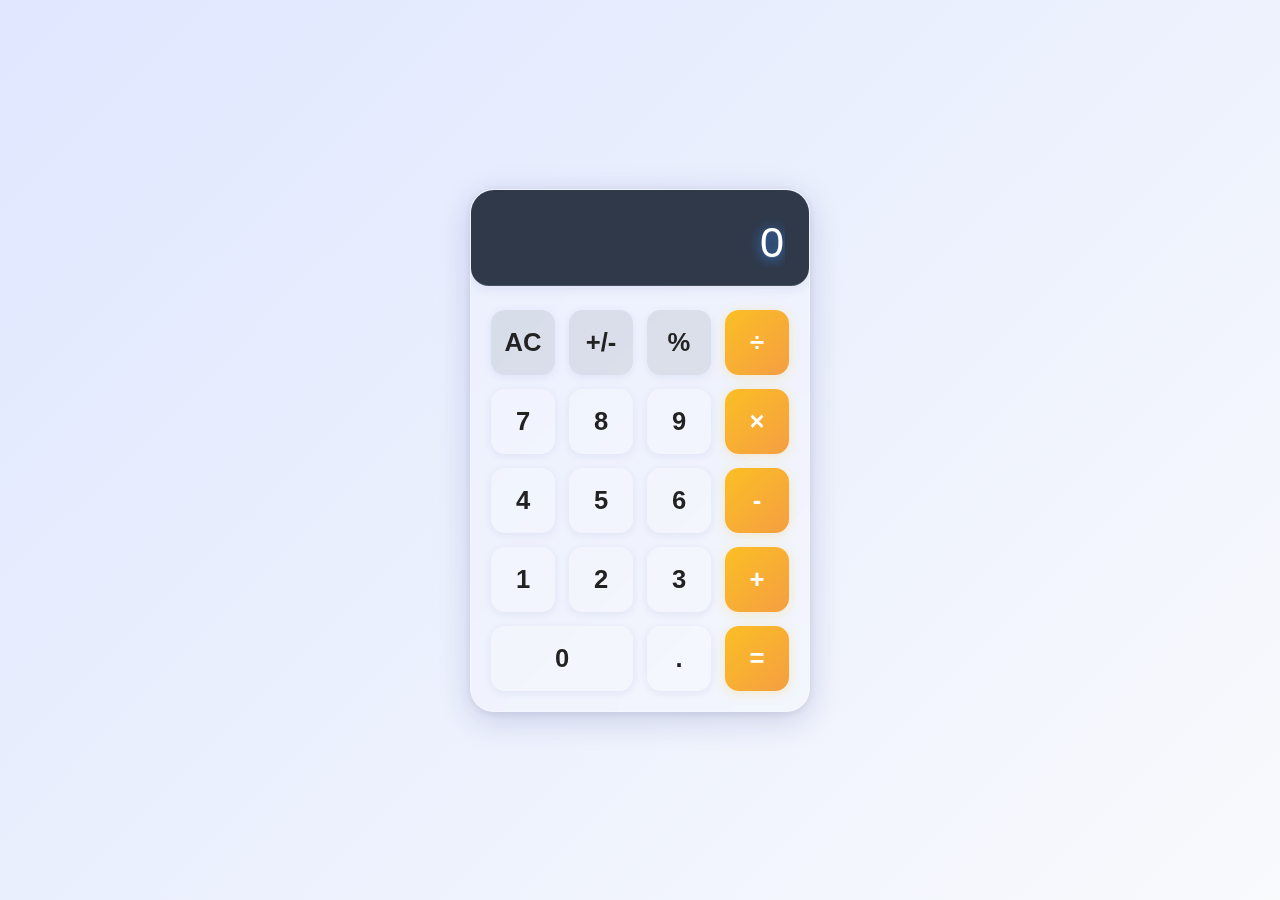
<file: TASK 2/index.html>
<!DOCTYPE html>
<html lang="en">
<head>
    <meta charset="UTF-8">
    <meta name="viewport" content="width=device-width, initial-scale=1.0">
    <title>Basic Calculator</title>
    <link rel="stylesheet" href="styles.css">
</head>
<body>
    <div class="calculator">
        <div class="calculator-display">
            <div id="display">0</div>
        </div>
        <div class="calculator-keys">
            <button class="key-clear" id="clear">AC</button>
            <button class="key-sign" id="sign">+/-</button>
            <button class="key-percent" id="percent">%</button>
            <button class="key-operator" id="divide">÷</button>
            
            <button class="key-number" id="seven">7</button>
            <button class="key-number" id="eight">8</button>
            <button class="key-number" id="nine">9</button>
            <button class="key-operator" id="multiply">×</button>
            
            <button class="key-number" id="four">4</button>
            <button class="key-number" id="five">5</button>
            <button class="key-number" id="six">6</button>
            <button class="key-operator" id="subtract">-</button>
            
            <button class="key-number" id="one">1</button>
            <button class="key-number" id="two">2</button>
            <button class="key-number" id="three">3</button>
            <button class="key-operator" id="add">+</button>
            
            <button class="key-number key-zero" id="zero">0</button>
            <button class="key-decimal" id="decimal">.</button>
            <button class="key-equal" id="equal">=</button>
        </div>
    </div>
    <script src="script.js"></script>
</body>
</html>
</file>
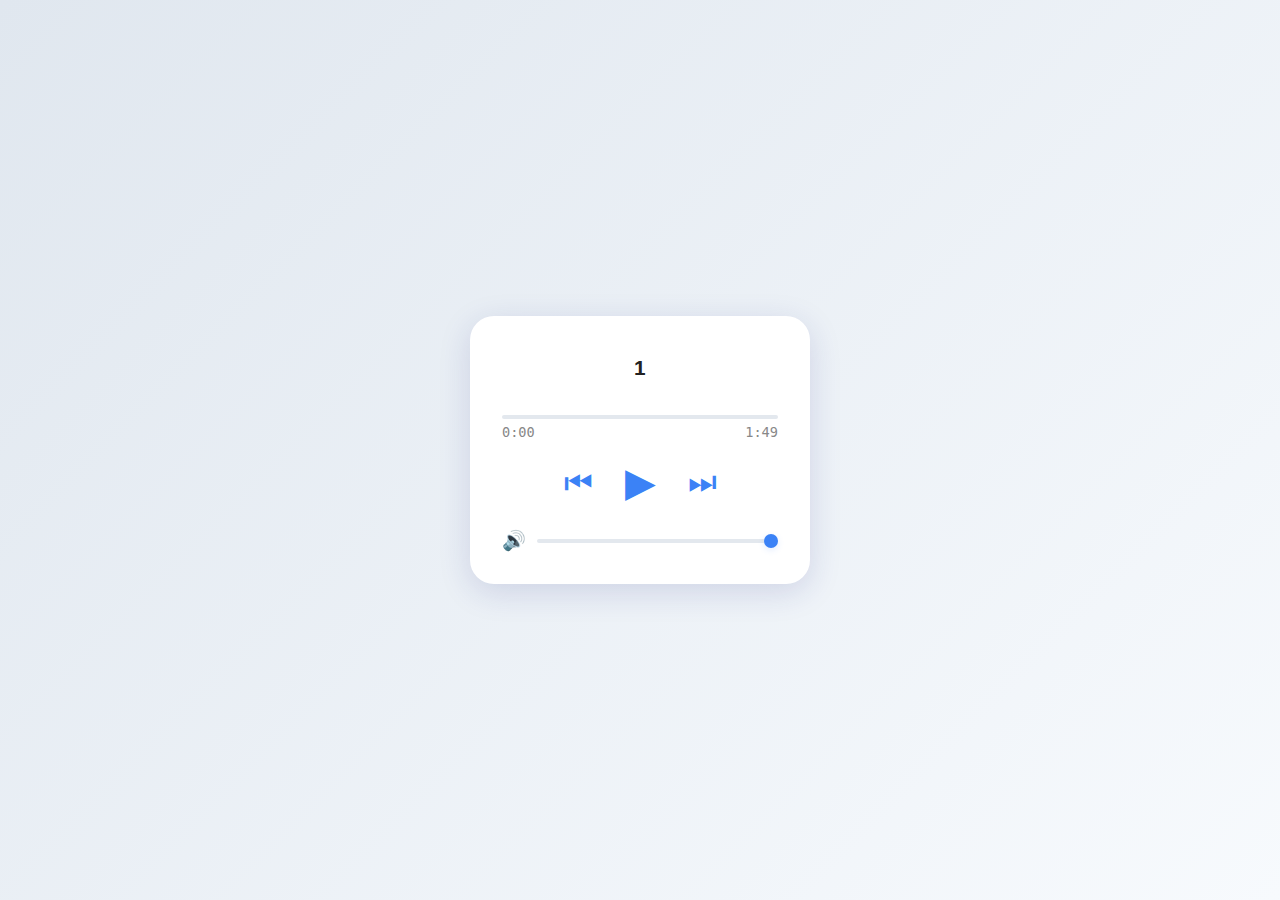
<file: TASK 4/index.html>
<!DOCTYPE html>
<html lang="en">
<head>
    <meta charset="UTF-8">
    <meta name="viewport" content="width=device-width, initial-scale=1.0">
    <title>Music Player</title>
    <link rel="stylesheet" href="style.css">
</head>
<body>
    <div class="music-player">
        <div class="song-info">
            <h2 id="song-title">Song 1</h2>
        </div>
        
        <div class="progress-area">
            <div class="progress-bar">
                <div class="progress"></div>
            </div>
            <div class="time">
                <span class="current">0:00</span>
                <span class="duration">0:00</span>
            </div>
        </div>

        <div class="controls">
            <button id="prev" class="control-btn">⏮</button>
            <button id="play-pause" class="control-btn">▶</button>
            <button id="next" class="control-btn">⏭</button>
        </div>

        <div class="volume-container">
            <span class="volume-icon">🔊</span>
            <input type="range" id="volume" min="0" max="100" value="100">
        </div>
    </div>
    <script src="script.js"></script>
</body>
</html>
</file>
<file: TASK 2/styles.css>
* {
    margin: 0;
    padding: 0;
    box-sizing: border-box;
    font-family: Arial, sans-serif;
}

body {
    display: flex;
    justify-content: center;
    align-items: center;
    min-height: 100vh;
    background: linear-gradient(135deg, #e0e7ff 0%, #f8fafc 100%);
    font-family: 'Segoe UI', 'Nunito', 'Quicksand', Arial, sans-serif;
}

.calculator {
    width: 340px;
    background: rgba(255,255,255,0.18);
    border-radius: 24px;
    box-shadow: 0 8px 32px 0 rgba(31, 38, 135, 0.18), 0 1.5px 8px 0 rgba(0,0,0,0.08);
    backdrop-filter: blur(12px);
    border: 1.5px solid rgba(255,255,255,0.22);
    overflow: hidden;
    margin: 24px;
    transition: box-shadow 0.3s;
}

.calculator:hover {
    box-shadow: 0 16px 40px 0 rgba(31, 38, 135, 0.22), 0 2px 12px 0 rgba(0,0,0,0.10);
}

.calculator-display {
    background: rgba(30, 41, 59, 0.92);
    color: #fff;
    text-align: right;
    padding: 28px 24px 18px 24px;
    font-size: 2.7rem;
    font-family: 'Segoe UI', 'Nunito', 'Quicksand', Arial, sans-serif;
    letter-spacing: 1px;
    border-bottom: 1.5px solid rgba(255,255,255,0.12);
    box-shadow: 0 2px 12px 0 rgba(31, 38, 135, 0.10);
    text-shadow: 0 2px 12px #3b82f6, 0 1px 0 #fff2;
    border-radius: 0 0 18px 18px;
}

#display {
    overflow: hidden;
    text-overflow: ellipsis;
    white-space: nowrap;
    min-height: 2.5rem;
}

.calculator-keys {
    display: grid;
    grid-template-columns: repeat(4, 1fr);
    grid-gap: 10px;
    background: transparent;
    padding: 22px 18px 18px 18px;
}

button {
    border: none;
    background: rgba(255,255,255,0.18);
    color: #222;
    font-size: 1.6rem;
    padding: 18px 0;
    border-radius: 14px;
    margin: 2px;
    cursor: pointer;
    box-shadow: 0 2px 8px rgba(31, 38, 135, 0.08);
    transition: background 0.18s, color 0.18s, box-shadow 0.18s, transform 0.12s;
    font-family: inherit;
    font-weight: 600;
    outline: none;
    position: relative;
}
button:active {
    background: #e0e7ff;
    color: #3b82f6;
    box-shadow: 0 1px 2px rgba(31, 38, 135, 0.10);
    transform: scale(0.97);
}
button:focus {
    box-shadow: 0 0 0 2px #3b82f6aa;
}

.key-operator, .key-equal {
    background: linear-gradient(135deg, #fbbf24 0%, #f59e42 100%);
    color: #fff;
    box-shadow: 0 2px 12px #fbbf2440;
    font-weight: 700;
}
.key-operator:hover, .key-equal:hover {
    background: linear-gradient(135deg, #f59e42 0%, #fbbf24 100%);
    color: #fff;
    box-shadow: 0 4px 16px #fbbf2470;
}
.key-operator:active, .key-equal:active {
    background: #fbbf24;
    color: #fff;
}

.key-clear, .key-sign, .key-percent {
    background: rgba(156, 163, 175, 0.25);
    color: #222;
    font-weight: 700;
}
.key-clear:hover, .key-sign:hover, .key-percent:hover {
    background: #e0e7ff;
    color: #3b82f6;
}
.key-clear:active, .key-sign:active, .key-percent:active {
    background: #c7d2fe;
    color: #1e293b;
}

.key-zero {
    grid-column: span 2;
}

@media (max-width: 400px) {
    .calculator {
        width: 98vw;
        min-width: unset;
        border-radius: 0;
        margin: 0;
    }
    .calculator-keys {
        padding: 10px 2vw 10px 2vw;
        grid-gap: 6px;
    }
    .calculator-display {
        font-size: 2rem;
        padding: 18px 10px 10px 10px;
    }
    button {
        font-size: 1.1rem;
        padding: 12px 0;
    }
}
</file>
<file: TASK 4/style.css>
* {
    margin: 0;
    padding: 0;
    box-sizing: border-box;
}

body {
    min-height: 100vh;
    display: flex;
    justify-content: center;
    align-items: center;
    background: linear-gradient(135deg, #e0e7ef 0%, #f7fafd 100%);
    font-family: 'Segoe UI', Arial, sans-serif;
}

.music-player {
    background: #fff;
    padding: 2.5rem 2rem 2rem 2rem;
    border-radius: 1.5rem;
    box-shadow: 0 8px 32px 0 rgba(31, 38, 135, 0.15);
    width: 340px;
    display: flex;
    flex-direction: column;
    align-items: center;
}

.song-info {
    text-align: center;
    margin-bottom: 2.2rem;
}

.song-info h2 {
    color: #222;
    font-size: 1.3rem;
    font-weight: 600;
    letter-spacing: 0.5px;
}

.progress-area {
    width: 100%;
    margin-bottom: 1.2rem;
}

.progress-bar {
    width: 100%;
    height: 4px;
    background: #e3e8ee;
    border-radius: 2px;
    cursor: pointer;
    margin-bottom: 0.3rem;
    position: relative;
}

.progress {
    width: 0%;
    height: 100%;
    background: #3b82f6;
    border-radius: 2px;
    transition: width 0.1s linear;
}

.time {
    display: flex;
    justify-content: space-between;
    color: #888;
    font-size: 0.85rem;
    font-family: monospace;
}

.controls {
    display: flex;
    justify-content: center;
    align-items: center;
    gap: 2rem;
    margin-bottom: 1.5rem;
}

.control-btn {
    background: none;
    border: none;
    color: #3b82f6;
    font-size: 2rem;
    cursor: pointer;
    transition: color 0.2s, transform 0.2s;
    outline: none;
}

.control-btn:hover {
    color: #2563eb;
    transform: scale(1.12);
}

#play-pause {
    font-size: 2.5rem;
}

.volume-container {
    display: flex;
    align-items: center;
    gap: 0.7rem;
    width: 100%;
}

.volume-icon {
    color: #888;
    font-size: 1.2rem;
}

#volume {
    width: 100%;
    height: 4px;
    -webkit-appearance: none;
    background: #e3e8ee;
    border-radius: 2px;
    cursor: pointer;
}

#volume::-webkit-slider-thumb {
    -webkit-appearance: none;
    width: 14px;
    height: 14px;
    background: #3b82f6;
    border-radius: 50%;
    cursor: pointer;
    box-shadow: 0 2px 6px rgba(59, 130, 246, 0.15);
}

#volume::-moz-range-thumb {
    width: 14px;
    height: 14px;
    background: #3b82f6;
    border-radius: 50%;
    cursor: pointer;
}

#volume::-ms-thumb {
    width: 14px;
    height: 14px;
    background: #3b82f6;
    border-radius: 50%;
    cursor: pointer;
}
</file>
